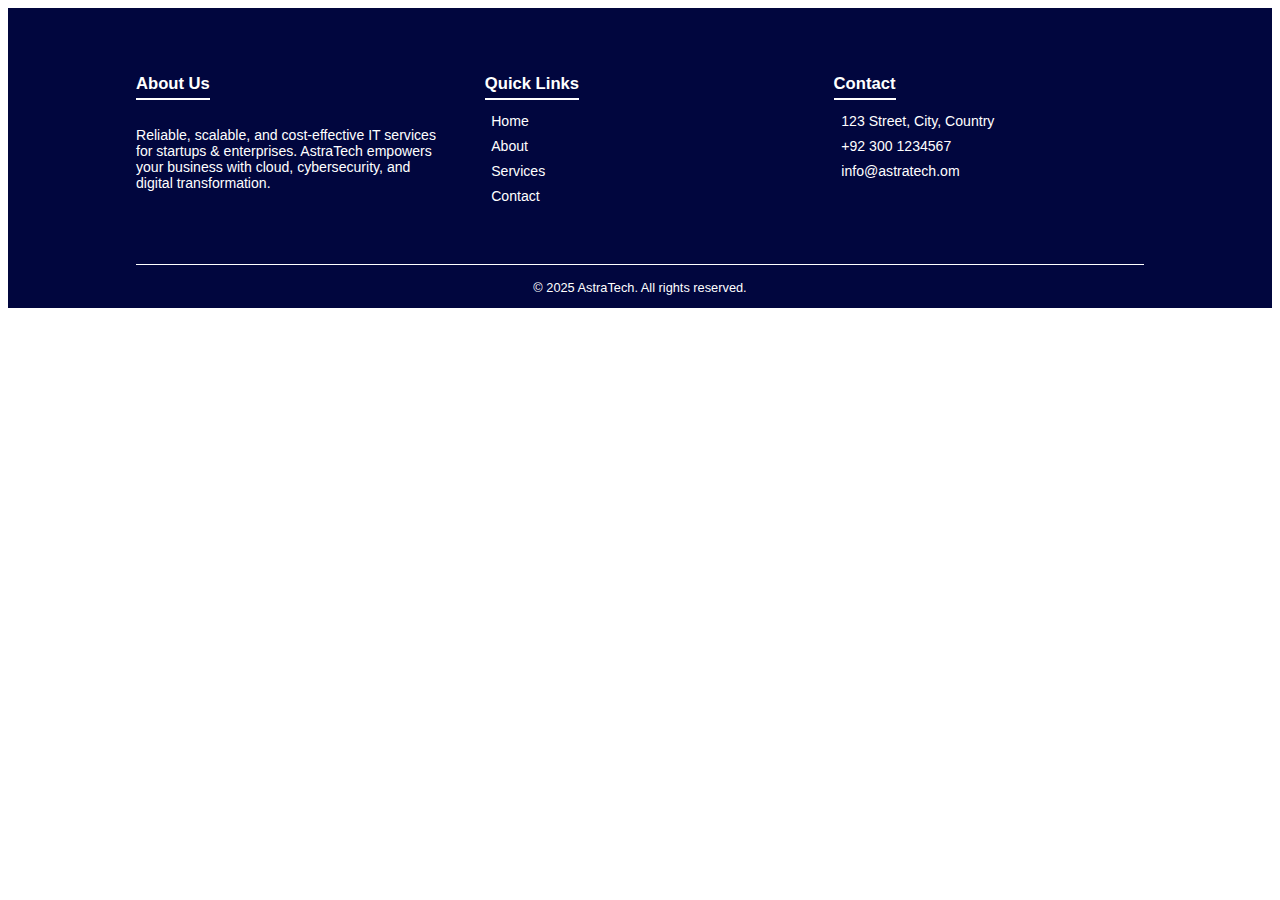
<file: components/footer.html>
<!DOCTYPE html>
<html lang="en">

<head>
    <meta charset="UTF-8">
    <meta name="viewport" content="width=device-width, initial-scale=1.0">
    <title>Document</title>
    <style>
        footer {
            background: #01063e;
            color: white;
            font-family: 'Poppins', sans-serif;
            padding-top: 1vw;
        }
        
        .container {
            max-width: 1400px;
            margin: 0 1vw;
            padding: 0vw 9vw;
            padding-top: 2vw;
        }

        .footer-row {
            display: flex;
            flex-wrap: wrap;
            gap: 3vw;
            justify-content: space-between;
            align-items: flex-start;
        }

        .footer-col {
            flex: 1 1 300px;
            min-width: 250px;
            margin-bottom: 2vw;
        }

        .footer-heading {
            color: #fff;
            font-size: 1.3vw;
            border-bottom: 2px solid #fff;
            display: inline-block;
            padding-bottom: 0.3vw;
            margin-bottom: 1vw;
            font-weight: 600;
        }

        .footer-text {
            font-size: 1.1vw;
            color: #fff;
            margin-bottom: 1vw;
        }

        .footer-social {
            display: flex;
            gap: 1vw;
            margin-top: 0.5vw;
        }

        .social-link {
            color: #fff;
            font-size: 1.7vw;
            transition: color 0.3s, transform 0.3s;
        }

        .social-link:hover {
            color: #08ebfc;
            transform: translateY(-3px);
        }

        .footer-links {
            list-style: none;
            padding: 0;
            margin: 0;
        }

        .footer-link {
            color: #fff;
            text-decoration: none;
            font-size: 1.1vw;
            display: flex;
            align-items: center;
            margin-bottom: 0.7vw;
            transition: color 0.3s, transform 0.3s;
        }

        .footer-link i {
            margin-right: 0.5vw;
            font-size: 1.3vw;
            color: #08ebfc;
        }

        .footer-link:hover {
            color: #08ebfc;
            transform: translateX(5px);
        }

        .footer-contact {
            list-style: none;
            padding: 0;
            margin: 0;
            font-size: 1.1vw;
            width: 100%;
        }

        .footer-contact li {
            margin-bottom: 0.7vw;
            display: flex;
            align-items: center;
        }

        .footer-contact i {
            margin-right: 0.6vw;
            color: #08ebfc;
            font-size: 1.3vw;
        }

        .footer-copyright {
            text-align: center;
            padding: 1vw 0vw;
            font-size: 1.2vw;
            color: #fff;
            margin-top: 2vw;
            border-top: 1px solid #fff;
        }

        @media screen and (max-width: 800px) {
            .footer-row {
                flex-direction: column;
                gap: 2vw;
                height: auto;
                
            }

            .footer-col {
            flex: 1 1 180px;
            min-width: 0;
            margin-bottom: 2vw;
        }

            .footer-heading {
                font-size: 1.1rem;
            }

            .footer-text,
            .footer-link,
            .footer-contact {
                font-size: 1rem;
            }

            .social-link {
                font-size: 1.3rem;
            }

            .footer-link i,
            .footer-contact i {
                font-size: 1.1rem;
            }

            .footer-copyright {
                font-size: 0.95rem;
            }
        }

        /* ...existing code... */
    </style>
</head>

<body>
    <footer>
        <div class="container">
            <div class="footer-row">
                <!-- About Section -->
                <div class="footer-col">
                    <h5 class="footer-heading">About Us</h5>
                    <p class="footer-text">
                        Reliable, scalable, and cost-effective IT services for startups & enterprises. AstraTech
                        empowers your business with cloud, cybersecurity, and digital transformation.
                    </p>
                    <div class="footer-social">
                        <a href="#" class="social-link"><i class="lab la-twitter"></i></a>
                        <a href="#" class="social-link"><i class="lab la-facebook-f"></i></a>
                        <a href="#" class="social-link"><i class="lab la-instagram"></i></a>
                        <a href="#" class="social-link"><i class="lab la-linkedin-in"></i></a>
                        <a href="#" class="social-link"><i class="lab la-github"></i></a>
                    </div>
                </div>
                <!-- Quick Links -->
                <div class="footer-col">
                    <h5 class="footer-heading">Quick Links</h5>
                    <ul class="footer-links">
                        <li><a href="home.html" class="footer-link"><i class="las la-angle-right"></i> Home</a></li>
                        <li><a href="about.html" class="footer-link"><i class="las la-angle-right"></i> About</a></li>
                        <li><a href="services.html" class="footer-link"><i class="las la-angle-right"></i> Services</a>
                        </li>
                        <li><a href="contact.html" class="footer-link"><i class="las la-angle-right"></i> Contact</a>
                        </li>
                    </ul>
                </div>
                <!-- Contact Info -->
                <div class="footer-col">
                    <h5 class="footer-heading">Contact</h5>
                    <ul class="footer-contact">
                        <li><i class="las la-map-marker"></i> 123 Street, City, Country</li>
                        <li><i class="las la-phone"></i> +92 300 1234567</li>
                        <li><i class="las la-envelope"></i> info@astratech.om</li>
                    </ul>
                </div>
            </div>
            <div class="footer-copyright">
                <small>
                    © <span class="year">2025</span> AstraTech. All rights reserved.
                </small>
            </div>
        </div>
    </footer>


    <script>

        document.getElementsByClassName("year").innerHTML = new Date().getFullYear();


        // Animate footer links on scroll (optional)
        document.addEventListener('DOMContentLoaded', function () {
            const observer = new IntersectionObserver((entries) => {
                entries.forEach(entry => {
                    if (entry.isIntersecting) {
                        entry.target.style.opacity = 1;
                        entry.target.style.transform = 'translateY(0)';
                    }
                });
            });

            document.querySelectorAll('.footer-link').forEach((element) => {
                element.style.opacity = 0;
                element.style.transform = 'translateY(20px)';
                element.style.transition = 'all 0.5s ease';
                observer.observe(element);
            });
        });
    </script>
</body>

</html>
</file>
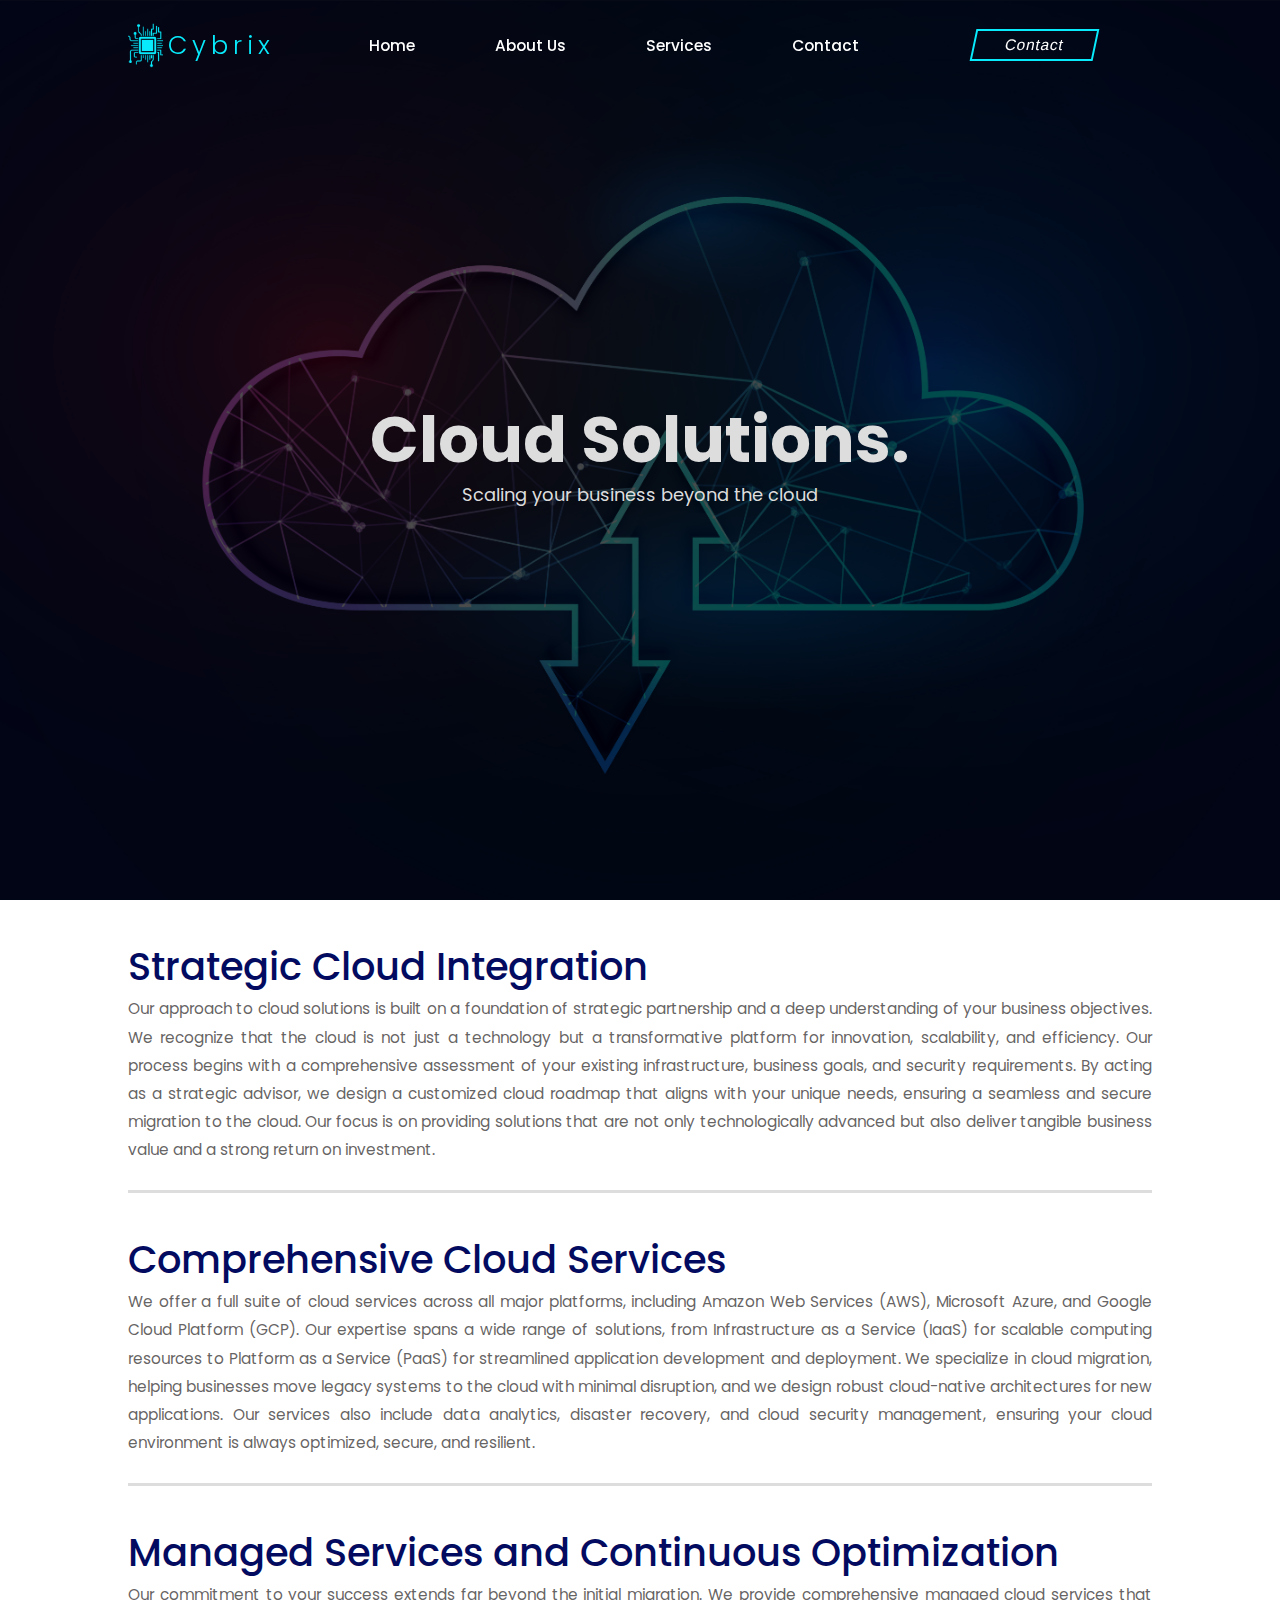
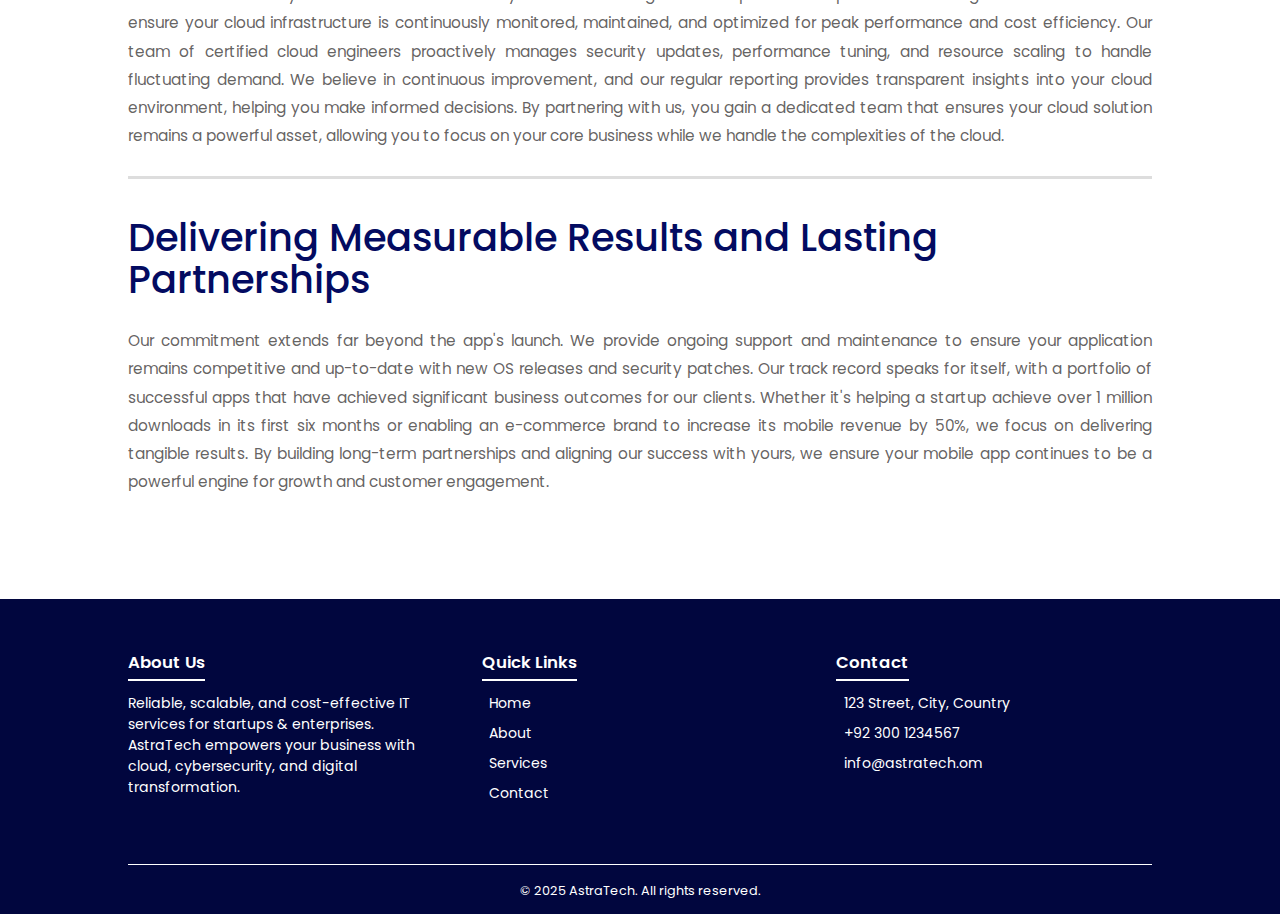
<file: pages/cloud-solutions.html>
<!DOCTYPE html>
<html lang="en">

<head>
    <meta charset="UTF-8">
    <meta name="viewport" content="width=device-width, initial-scale=1.0">
    <link rel="shortcut icon" href="/images/chip.png" type="image/x-icon">
    <title>Cybrax</title>
    <style>
        @import url('https://fonts.googleapis.com/css2?family=Poppins:ital,wght@0,100;0,200;0,300;0,400;0,500;0,600;0,700;0,800;0,900;1,100;1,200;1,300;1,400;1,500;1,600;1,700;1,800;1,900&display=swap');

        * {
            margin: 0;
            padding: 0;
            box-sizing: border-box;
        }

        html,
        body {
            height: 100%;
            width: 100%;
        }

        #hero {
            height: 100vh;
            width: 100%;
            position: relative;
        }

        nav.scrolled {
            background: rgba(0, 0, 0, 0.3);
            backdrop-filter: blur(10px);
        }

        #hero img {
            height: 100%;
            width: 100%;
            object-fit: cover;
            filter: brightness(0.3);
        }

        #hero .text {
            position: absolute;
            top: 50%;
            left: 50%;
            transform: translate(-50%, -50%);
            font-family: poppins, sans-serif;
            width: 100%;
            text-align: center;
        }

        .text h1 {
            font-size: 5vw;
            color: #ddd;
            width: 100%;
        }

        .text p {
            font-size: 1.4vw;
            text-align: center;
            color: #ddd;
            margin-top: -0.5vw;
        }

        .text1 p,
        .text2 p,
        .text3 p,
        .text4 p {
            font-size: 1.2vw;
            font-family: poppins, sans-serif;
            text-align: justify;
            line-height: 2.2vw;
            color: #575454e9;
        }

        .text1 h1,
        .text2 h1,
        .text3 h1,
        .text4 h1 {
            font-size: 3vw;
            font-family: poppins, sans-serif;
            font-weight: 500;
            text-align: left;
            color: #030b61;
        }

        .text1,
        .text2,
        .text3,
        .text4 {
            border-bottom: 3px solid #ddd;
            padding-bottom: 2vw;
            padding-top: 3vw;
            width: 80%;
            margin: auto;
        }

        .text4 {
            border: none;
            margin-bottom: 6vw;
        }

        .text4 h1 {
            line-height: 3.3vw;
            padding-bottom: 2vw;
        }
    </style>
</head>
<nav id="nav"></nav>

<body>
    <section id="hero">
        <img src="/images/Cloud main.jpg" alt="">
        <div class="text">
            <h1>Cloud Solutions.</h1>
            <p>Scaling your business beyond the cloud</p>
        </div>
    </section>

    <section id="main">
        <div class="text1">
            <h1>Strategic Cloud Integration
            </h1>
            <p>Our approach to cloud solutions is built on a foundation of strategic partnership and a deep
                understanding of your business objectives. We recognize that the cloud is not just a technology but a
                transformative platform for innovation, scalability, and efficiency. Our process begins with a
                comprehensive assessment of your existing infrastructure, business goals, and security requirements. By
                acting as a strategic advisor, we design a customized cloud roadmap that aligns with your unique needs,
                ensuring a seamless and secure migration to the cloud. Our focus is on providing solutions that are not
                only technologically advanced but also deliver tangible business value and a strong return on
                investment.


            </p>
        </div>
        <div class="text2">
            <h1>Comprehensive Cloud Services
            </h1>
            <p>We offer a full suite of cloud services across all major platforms, including Amazon Web Services (AWS),
                Microsoft Azure, and Google Cloud Platform (GCP). Our expertise spans a wide range of solutions, from
                Infrastructure as a Service (IaaS) for scalable computing resources to Platform as a Service (PaaS) for
                streamlined application development and deployment. We specialize in cloud migration, helping businesses
                move legacy systems to the cloud with minimal disruption, and we design robust cloud-native
                architectures for new applications. Our services also include data analytics, disaster recovery, and
                cloud security management, ensuring your cloud environment is always optimized, secure, and resilient.


            </p>
        </div>
        <div class="text3">
            <h1>Managed Services and Continuous Optimization
            </h1>
            <p>Our commitment to your success extends far beyond the initial migration. We provide comprehensive managed
                cloud services that ensure your cloud infrastructure is continuously monitored, maintained, and
                optimized for peak performance and cost efficiency. Our team of certified cloud engineers proactively
                manages security updates, performance tuning, and resource scaling to handle fluctuating demand. We
                believe in continuous improvement, and our regular reporting provides transparent insights into your
                cloud environment, helping you make informed decisions. By partnering with us, you gain a dedicated team
                that ensures your cloud solution remains a powerful asset, allowing you to focus on your core business
                while we handle the complexities of the cloud.
            </p>
        </div>

        <div class="text4">
            <h1>Delivering Measurable Results and Lasting Partnerships</h1>
            <p>Our commitment extends far beyond the app's launch. We provide ongoing support and maintenance to ensure
                your application remains competitive and up-to-date with new OS releases and security patches. Our track
                record speaks for itself, with a portfolio of successful apps that have achieved significant business
                outcomes for our clients. Whether it's helping a startup achieve over 1 million downloads in its first
                six months or enabling an e-commerce brand to increase its mobile revenue by 50%, we focus on delivering
                tangible results. By building long-term partnerships and aligning our success with yours, we ensure your
                mobile app continues to be a powerful engine for growth and customer engagement.
            </p>
        </div>
    </section>
    <footer id="footer"></footer>
    <script>
        fetch('/components/nav.html')
            .then(req => req.text())
            .then(data => {
                document.querySelector('#nav').innerHTML = data
            })

        fetch('/components/footer.html')
            .then(req => req.text())
            .then(data => {
                document.querySelector('#footer').innerHTML = data
            })

        window.addEventListener('scroll', () => {
            const nav = document.querySelector('nav')
            if (window.scrollY > window.innerHeight * 0.3) {
                nav.classList.add('scrolled')
            } else {
                nav.classList.remove('scrolled')
            }
        })
    </script>
</body>

</html>
</file>
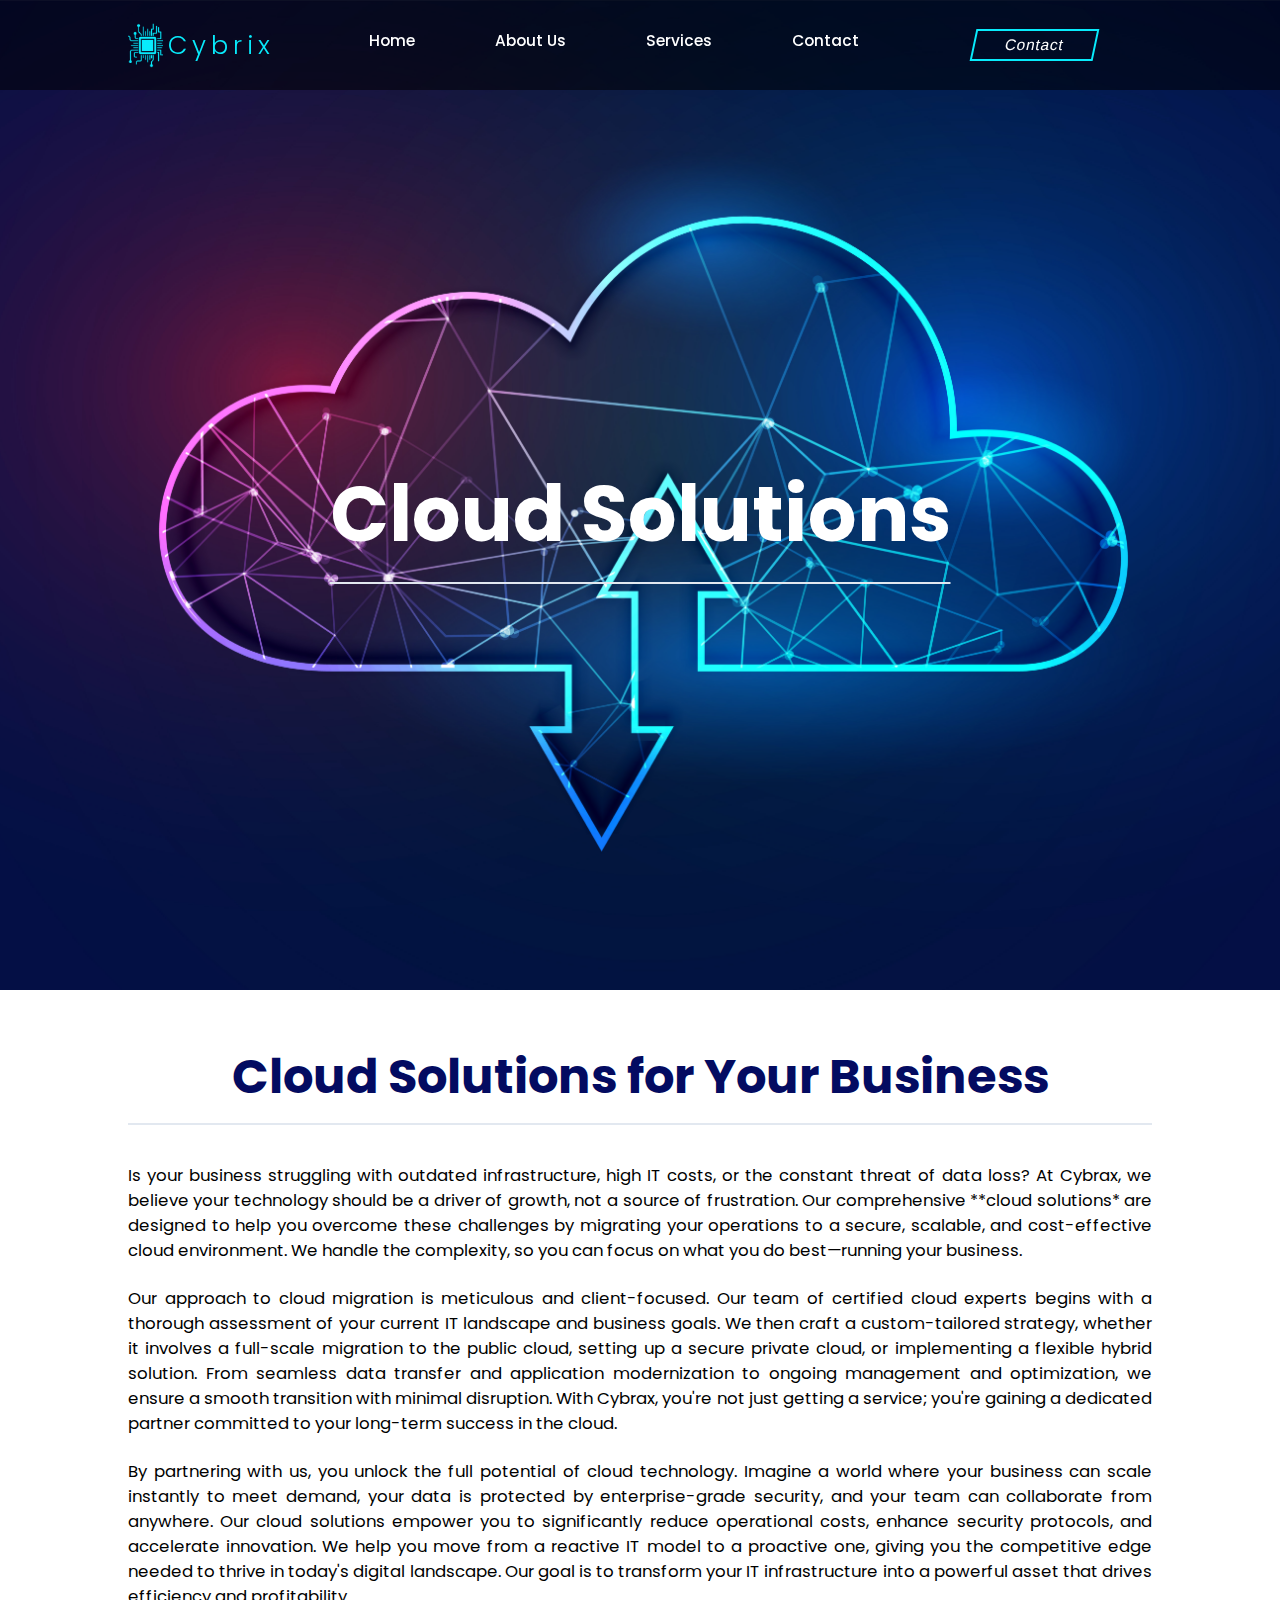
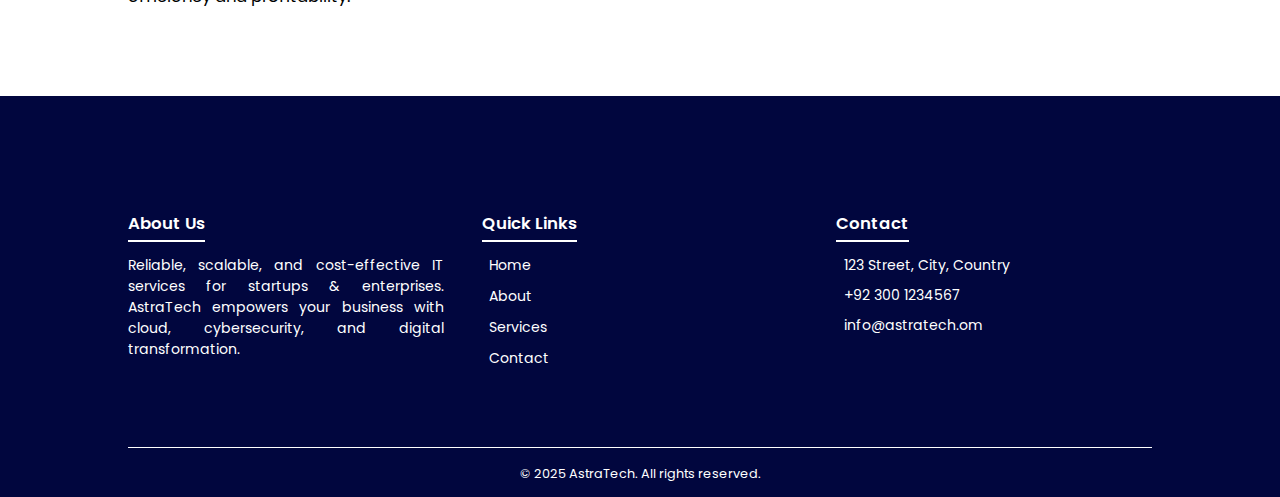
<file: pages/cloud.html>
<!DOCTYPE html>
<html lang="en">

<head>
    <meta charset="UTF-8">
    <meta name="viewport" content="width=device-width, initial-scale=1.0">
    <title>Our Cloud Solutions</title>
    <style>
        @import url('https://fonts.googleapis.com/css2?family=Poppins:ital,wght@0,100;0,200;0,300;0,400;0,500;0,600;0,700;0,800;0,900;1,100;1,200;1,300;1,400;1,500;1,600;1,700;1,800;1,900&display=swap');

        * {
            margin: 0;
            padding: 0;
            box-sizing: border-box;
        }

        body {
            font-family: poppins, sans-serif;
            min-height: 100vh;
            width: 100%;
        }

        .container {
            max-width: 90vw;
            margin: auto;
            /* padding: 30px; */
            border-radius: 10px;
        }

        nav {
            background: rgba(0, 0, 0, 0.3);
        }

        nav.scrolled {
            background: rgba(0, 0, 0, 0.5);
            backdrop-filter: blur(10px);
        }

        h1,
        h2 {
            color: #030b61;
            border-bottom: 2px solid #e2e8f0;
            padding-bottom: 10px;
            margin-top: 25px;
            font-family: poppins, sans-serif;
        }

        h1 {
            font-size: 3em;
            text-align: center;
            margin-bottom: 3vw;
        }

        h2 {
            font-size: 1.8em;
        }

        p {
            margin-bottom: 3vw;
            text-align: justify;
            font-size: 1.3vw;
            margin: auto;
            padding-bottom: 1.8vw;
            font-family: poppins, sans-serif;
        }

        ul {
            list-style-type: disc;
            margin-left: 20px;
            padding-left: 0;
        }

        li {
            margin-bottom: 10px;
        }

        strong {
            color: #1a4a72;
        }

        #hero {
            height: 110vh;
            width: 100%;
            position: relative;
        }

        #hero img {
            width: 100%;
            height: 100%;
            object-fit: cover;
        }

        #hero h1 {
            position: absolute;
            top: 50%;
            left: 50%;
            transform: translate(-50%, -50%);
            font-size: 6vw;
            color: white;
        }

        footer {
            margin-top: 5vw;
            padding: 0;
        }
    </style>
</head>

<nav id="nav"></nav>

<body>
    <div id="hero">
        <img src="/images/Cloud main.jpg" alt="">
        <h1>Cloud Solutions</h1>
    </div>

    <div class="container">
        <h1>Cloud Solutions for Your Business</h1>

        <p>
            Is your business struggling with outdated infrastructure, high IT costs, or the constant threat of data
            loss? At Cybrax, we believe your technology should be a driver of growth, not a source of
            frustration. Our comprehensive **cloud solutions* are designed to help you overcome these challenges by
            migrating your operations to a secure, scalable, and cost-effective cloud environment. We handle the
            complexity, so you can focus on what you do best—running your business.
        </p>

        <p>
            Our approach to cloud migration is meticulous and client-focused. Our team of certified cloud experts begins
            with a thorough assessment of your current IT landscape and business goals. We then craft a custom-tailored
            strategy, whether it involves a full-scale migration to the public cloud, setting up a secure private cloud,
            or implementing a flexible hybrid solution. From seamless data transfer and application modernization to
            ongoing management and optimization, we ensure a smooth transition with minimal disruption. With Cybrax,
            you're not just getting a service; you're gaining a dedicated partner committed to your
            long-term success in the cloud.
        </p>

        <p>
            By partnering with us, you unlock the full potential of cloud technology. Imagine a world where your
            business can scale instantly to meet demand, your data is protected by enterprise-grade security, and your
            team can collaborate from anywhere. Our cloud solutions empower you to significantly reduce operational
            costs, enhance security protocols, and accelerate innovation. We help you move from a reactive IT model to a
            proactive one, giving you the competitive edge needed to thrive in today's digital landscape. Our goal is to
            transform your IT infrastructure into a powerful asset that drives efficiency and profitability.
        </p>

    </div>

    <footer id="footer"></footer>
    <script>
        fetch('/components/nav.html')
            .then(req => req.text())
            .then(data => {
                document.querySelector('#nav').innerHTML = data
            })

        window.addEventListener('scroll', function () {
            const nav = document.querySelector('nav');
            if (window.scrollY > window.innerHeight * 0.2) { // 20% of viewport height
                nav.classList.add('scrolled');
            } else {
                nav.classList.remove('scrolled');
            }
        });


        fetch('/components/footer.html')
            .then(req => req.text())
            .then(data => {
                document.querySelector('#footer').innerHTML = data
            })


    </script>
</body>

</html>
</file>
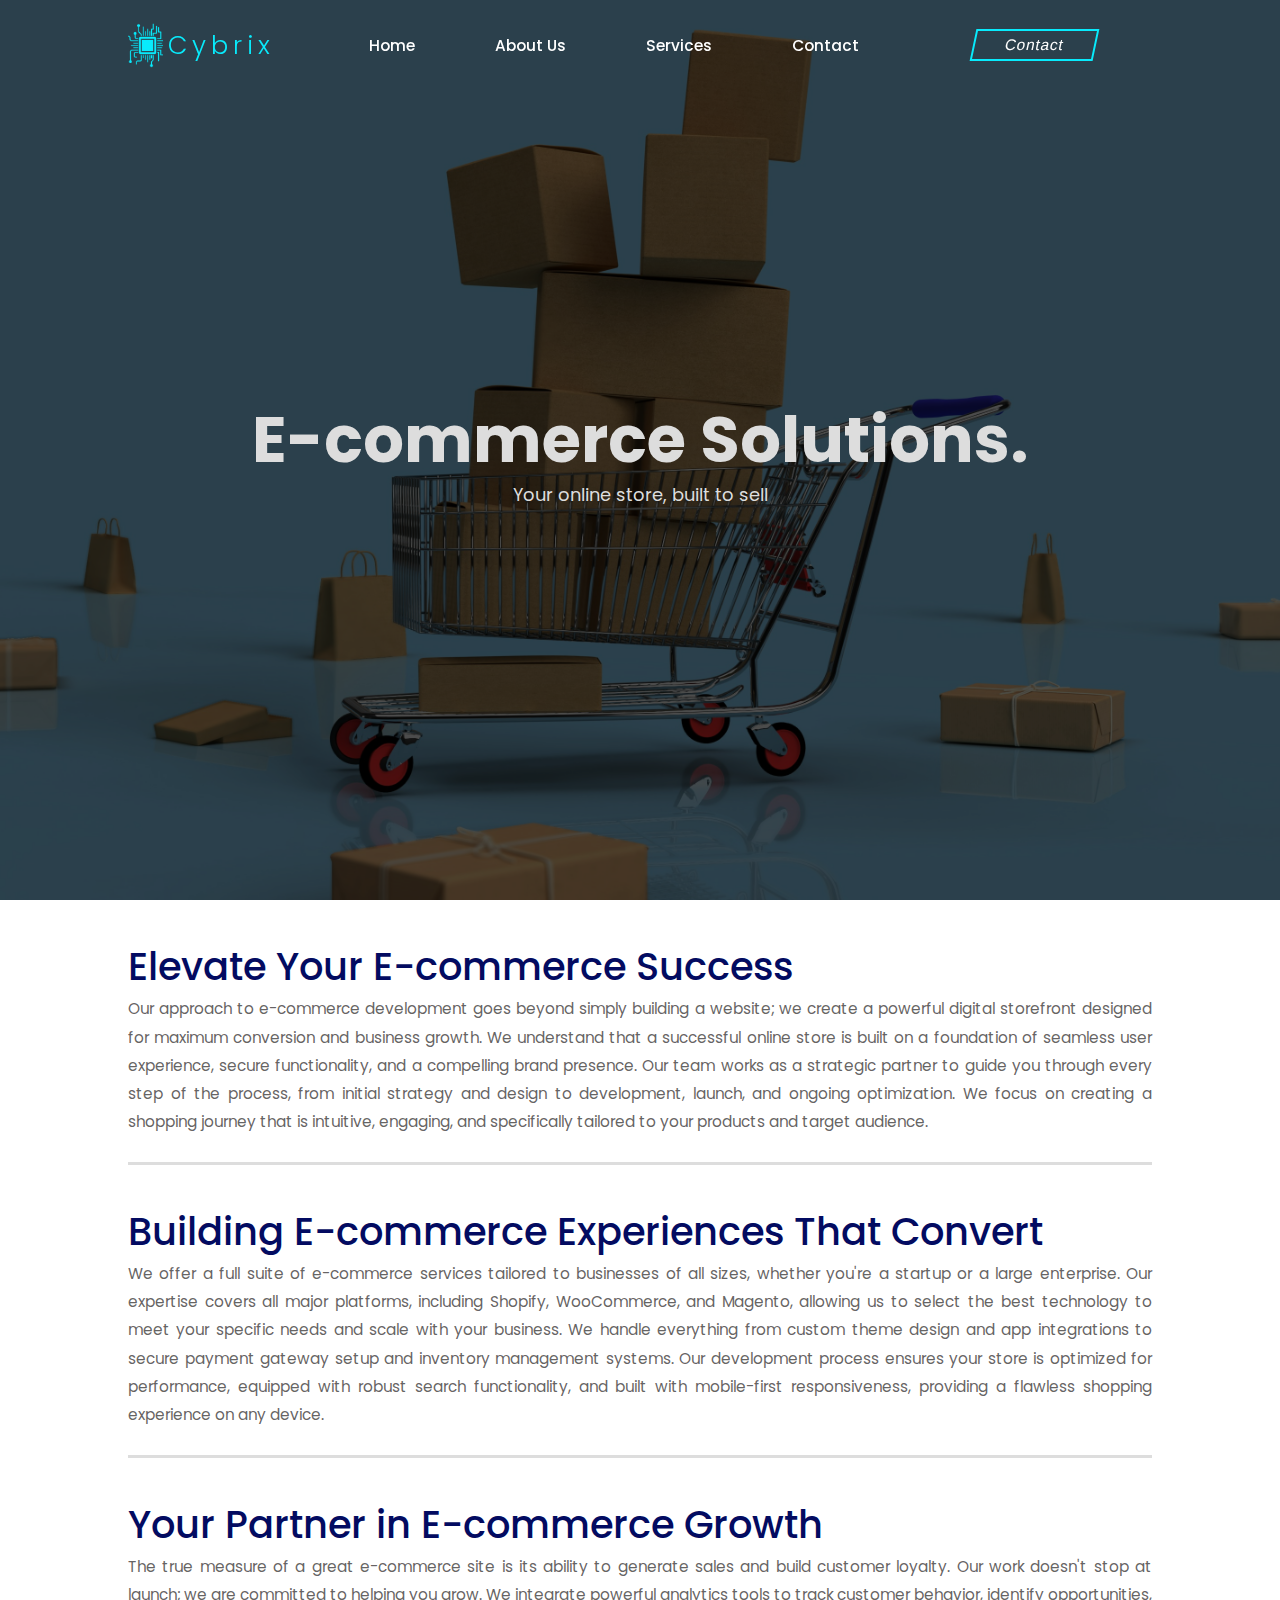
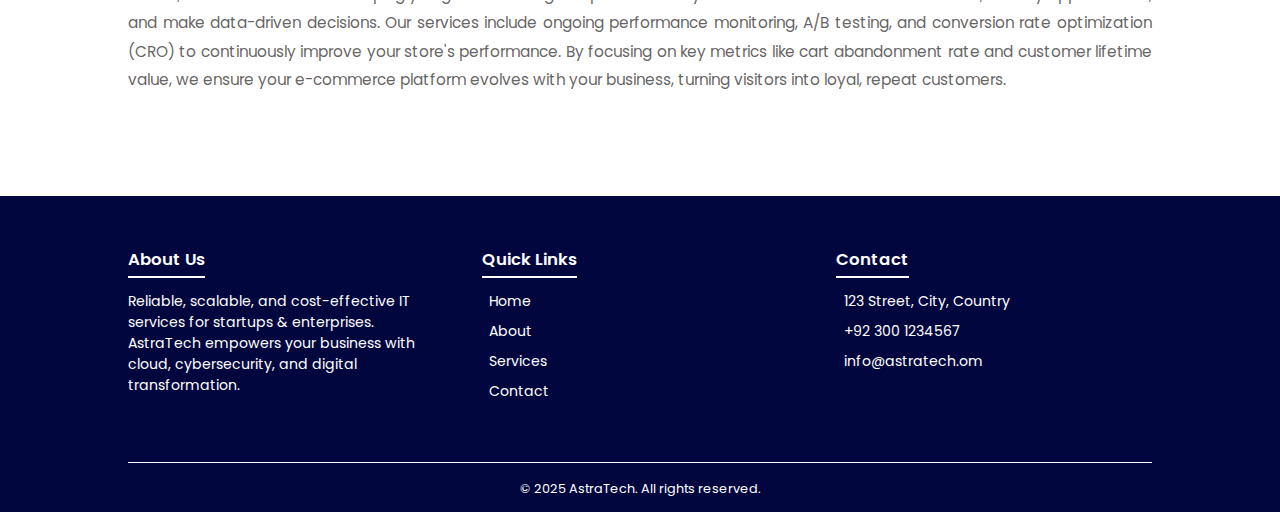
<file: pages/e-commerce.html>
<!DOCTYPE html>
<html lang="en">

<head>
    <meta charset="UTF-8">
    <meta name="viewport" content="width=device-width, initial-scale=1.0">
    <link rel="shortcut icon" href="/images/chip.png" type="image/x-icon">
    <title>Cybrax</title>
    <style>
        @import url('https://fonts.googleapis.com/css2?family=Poppins:ital,wght@0,100;0,200;0,300;0,400;0,500;0,600;0,700;0,800;0,900;1,100;1,200;1,300;1,400;1,500;1,600;1,700;1,800;1,900&display=swap');

        * {
            margin: 0;
            padding: 0;
            box-sizing: border-box;
        }

        html,
        body {
            height: 100%;
            width: 100%;
        }

        #hero {
            height: 100vh;
            width: 100%;
            position: relative;
        }

        nav.scrolled {
            background: rgba(0, 0, 0, 0.3);
            backdrop-filter: blur(10px);
        }

        #hero img {
            height: 100%;
            width: 100%;
            object-fit: cover;
            filter: brightness(0.3);
        }

        #hero .text {
            position: absolute;
            top: 50%;
            left: 50%;
            transform: translate(-50%, -50%);
            font-family: poppins, sans-serif;
            width: 100%;
            text-align: center;
        }

        .text h1 {
            font-size: 5vw;
            color: #ddd;
            width: 100%;
        }

        .text p {
            font-size: 1.4vw;
            text-align: center;
            color: #ddd;
            margin-top: -0.5vw;
        }

        .text1 p,
        .text2 p,
        .text3 p,
        .text4 p {
            font-size: 1.2vw;
            font-family: poppins, sans-serif;
            text-align: justify;
            line-height: 2.2vw;
            color: #575454e9;
        }

        .text1 h1,
        .text2 h1,
        .text3 h1,
        .text4 h1 {
            font-size: 3vw;
            font-family: poppins, sans-serif;
            font-weight: 500;
            text-align: left;
            color: #030b61;
        }

        .text1,
        .text2,
        .text3,
        .text4 {
            border-bottom: 3px solid #ddd;
            padding-bottom: 2vw;
            padding-top: 3vw;
            width: 80%;
            margin: auto;
        }

        .text3 {
            border: none;
            margin-bottom: 6vw;
        }

                @media (max-width:480px) {

            #hero {
                height: 100vh;
                width: 100%;
                position: relative;
            }

            nav.scrolled {
                background: rgba(0, 0, 0, 0.3);
                backdrop-filter: blur(10px);
            }

            #hero img {
                height: 100%;
                width: 100%;
                object-fit: cover;
                filter: brightness(0.3);
            }

            #hero .text {
                position: absolute;
                top: 50%;
                left: 50%;
                transform: translate(-50%, -50%);
                font-family: poppins, sans-serif;
                width: 100%;
                text-align: center;
            }

            .text h1 {
                font-size: 12vw;
                color: #ddd;
                width: 100%;
            }

            .text p {
                font-size: 2.5vw;
                text-align: center;
                color: #ddd;
                margin-top: -0.5vw;
            }

            .text1 p,
            .text2 p,
            .text3 p,
            .text4 p {
                font-size: 2.5vw;
                font-family: poppins, sans-serif;
                text-align: justify;
                line-height: 3.5vw;
                color: #000;
                margin: 3vw 0vw;
            }

            .text1 h1,
            .text2 h1,
            .text3 h1,
            .text4 h1 {
                font-size: 7vw;
                font-family: poppins, sans-serif;
                font-weight: 700;
                text-align: left;
                color: #030b61;
                line-height: 7.5vw;
            }

            .text1,
            .text2,
            .text3,
            .text4 {
                border-bottom: 2px solid #ddd;
                padding-bottom: 2vw;
                padding-top: 3vw;
                width: 80%;
                margin: auto;
            }

            .text3 {
                border: none;
                margin-bottom: 6vw;
            }
        }
    </style>
</head>
<nav id="nav"></nav>

<body>
    <section id="hero">
        <img src="/images/ecommerce.jpg" alt="">
        <div class="text">
            <h1>E-commerce Solutions.</h1>
            <p>Your online store, built to sell</p>
        </div>
    </section>

    <section id="main">
        <div class="text1">
            <h1>Elevate Your E-commerce Success
            </h1>
            <p>Our approach to e-commerce development goes beyond simply building a website; we create a powerful
                digital storefront designed for maximum conversion and business growth. We understand that a successful
                online store is built on a foundation of seamless user experience, secure functionality, and a
                compelling brand presence. Our team works as a strategic partner to guide you through every step of the
                process, from initial strategy and design to development, launch, and ongoing optimization. We focus on
                creating a shopping journey that is intuitive, engaging, and specifically tailored to your products and
                target audience.
            </p>

        </div>
        <div class="text2">
            <h1>Building E-commerce Experiences That Convert
            </h1>
            <p>We offer a full suite of e-commerce services tailored to businesses of all sizes, whether you're a
                startup or a large enterprise. Our expertise covers all major platforms, including Shopify, WooCommerce,
                and Magento, allowing us to select the best technology to meet your specific needs and scale with your
                business. We handle everything from custom theme design and app integrations to secure payment gateway
                setup and inventory management systems. Our development process ensures your store is optimized for
                performance, equipped with robust search functionality, and built with mobile-first responsiveness,
                providing a flawless shopping experience on any device.
            </p>
        </div>
        <div class="text3">
            <h1>Your Partner in E-commerce Growth
            </h1>
            <p>The true measure of a great e-commerce site is its ability to generate sales and build customer loyalty.
                Our work doesn't stop at launch; we are committed to helping you grow. We integrate powerful analytics
                tools to track customer behavior, identify opportunities, and make data-driven decisions. Our services
                include ongoing performance monitoring, A/B testing, and conversion rate optimization (CRO) to
                continuously improve your store's performance. By focusing on key metrics like cart abandonment rate and
                customer lifetime value, we ensure your e-commerce platform evolves with your business, turning visitors
                into loyal, repeat customers.</p>
        </div>

    </section>
    <footer id="footer"></footer>
    <script>
        fetch('/components/nav.html')
        .then(res => res.text())
        .then(data => {
            document.querySelector("nav").innerHTML = data;

            // Ab JS ko initialize karo
            initNav();
        });

    // Function jo event listeners lagata hai
    function initNav() {
        const menu = document.querySelector('.mobile-res');
        const openBtn = document.querySelector('.right-btn button');
        const closeBtn = document.querySelector('.mobile-res .top i');

        if (openBtn && closeBtn && menu) {
            openBtn.addEventListener('click', () => {
                menu.classList.add("show");
                document.body.style.overflow = "hidden";
            });

            closeBtn.addEventListener('click', () => {
                menu.classList.remove("show");
                document.body.style.overflow = "";
            });
        }
    }

        fetch('/components/footer.html')
            .then(req => req.text())
            .then(data => {
                document.querySelector('#footer').innerHTML = data
            })

        window.addEventListener('scroll', () => {
            const nav = document.querySelector('nav')
            if (window.scrollY > window.innerHeight * 0.3) {
                nav.classList.add('scrolled')
            } else {
                nav.classList.remove('scrolled')
            }
        })
    </script>
</body>

</html>
</file>
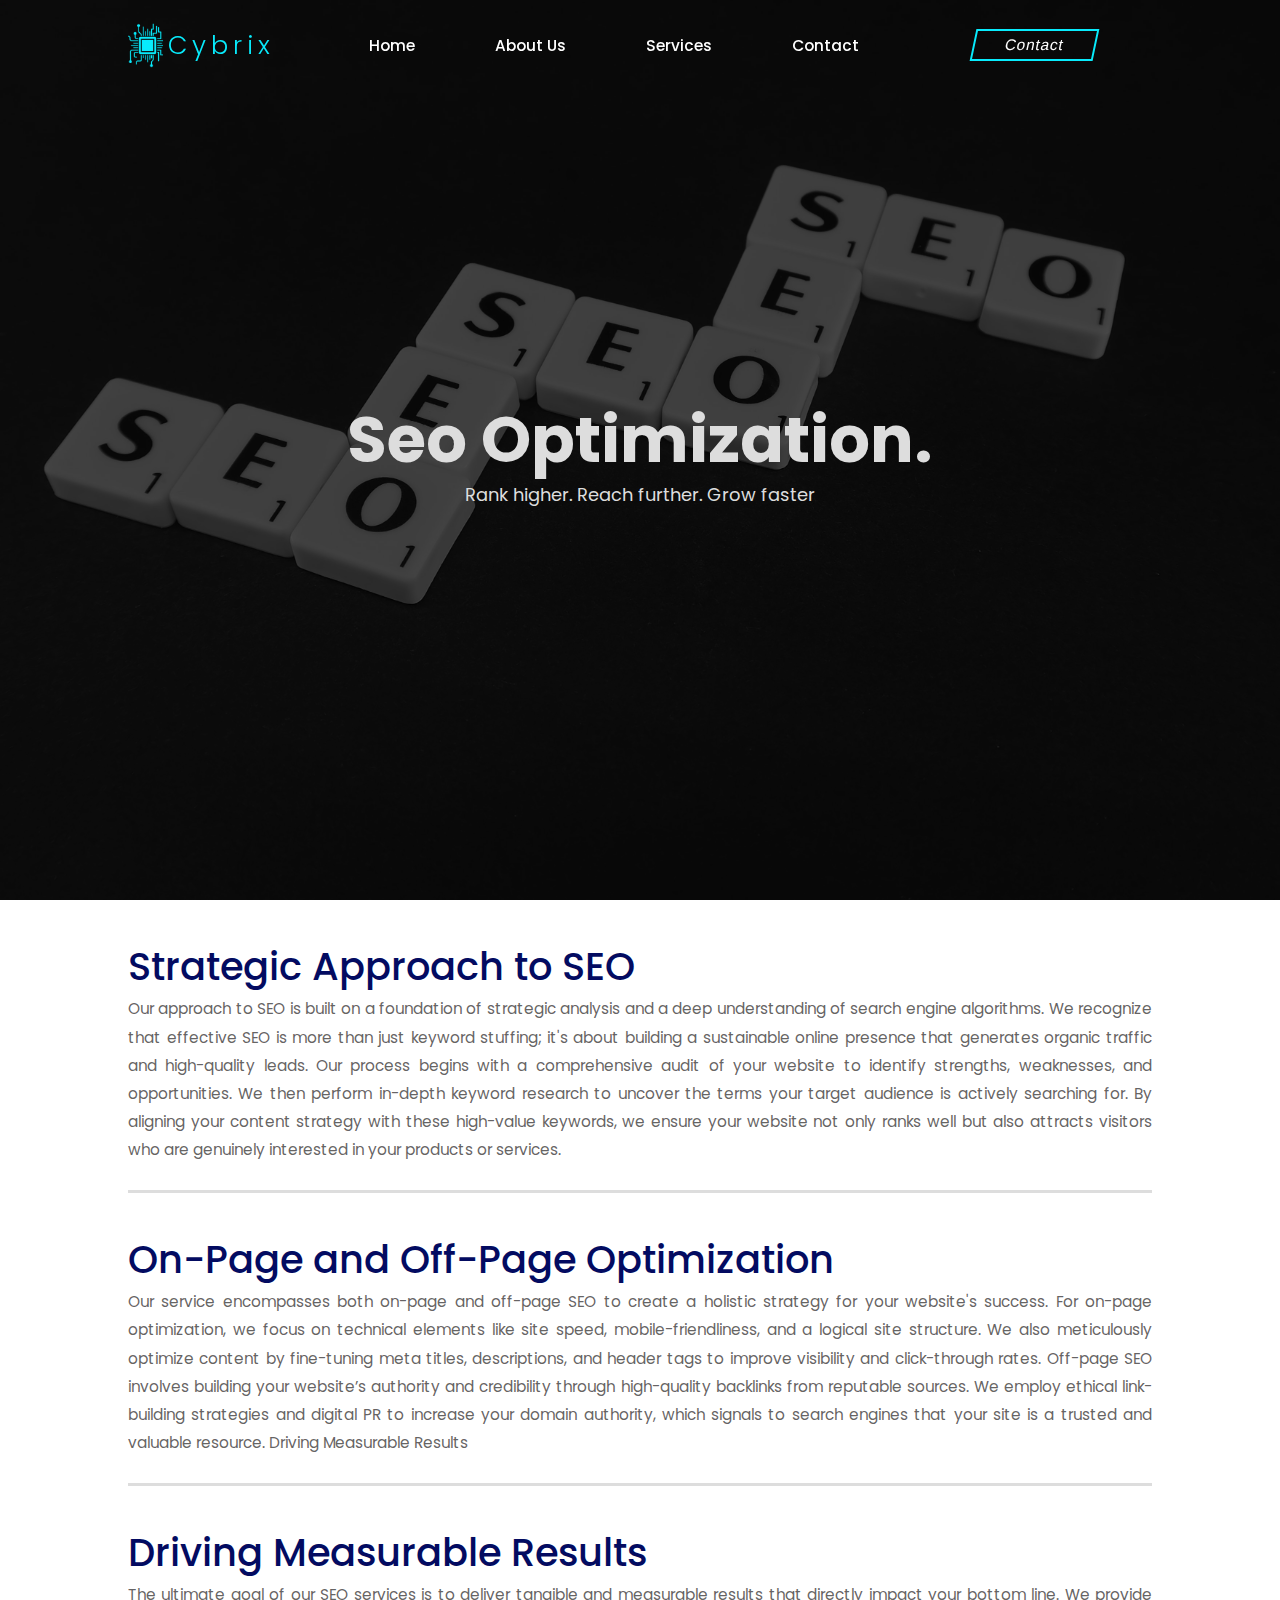
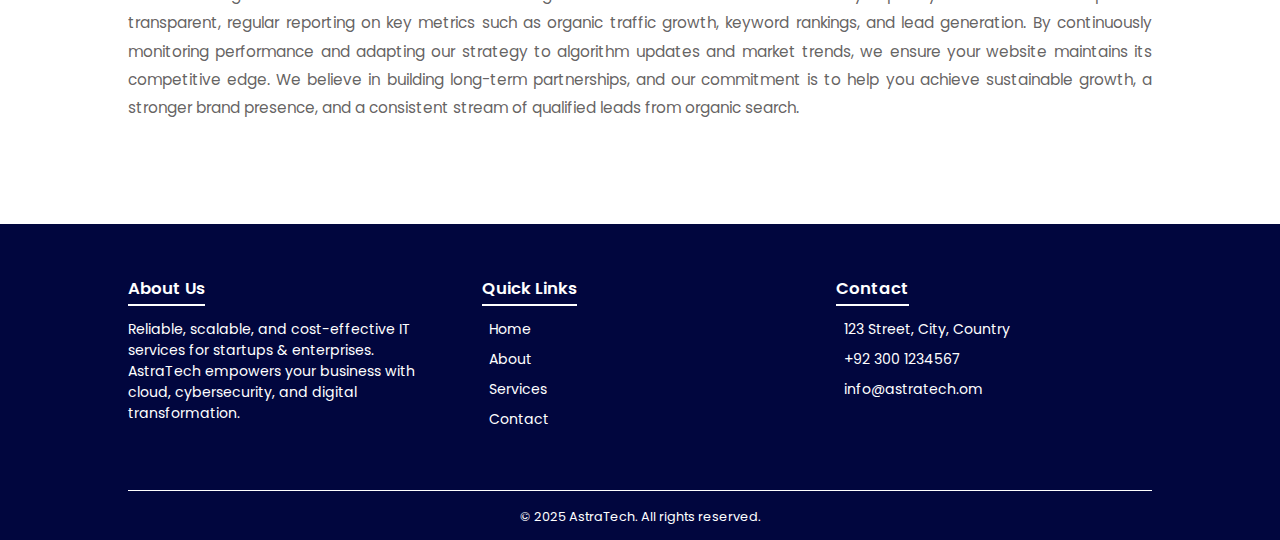
<file: pages/seo.html>
<!DOCTYPE html>
<html lang="en">

<head>
    <meta charset="UTF-8">
    <meta name="viewport" content="width=device-width, initial-scale=1.0">
    <link rel="shortcut icon" href="/images/chip.png" type="image/x-icon">
    <title>Cybrax</title>
    <style>
        @import url('https://fonts.googleapis.com/css2?family=Poppins:ital,wght@0,100;0,200;0,300;0,400;0,500;0,600;0,700;0,800;0,900;1,100;1,200;1,300;1,400;1,500;1,600;1,700;1,800;1,900&display=swap');

        * {
            margin: 0;
            padding: 0;
            box-sizing: border-box;
        }

        html,
        body {
            height: 100%;
            width: 100%;
        }

        #hero {
            height: 100vh;
            width: 100%;
            position: relative;
        }

        nav.scrolled {
            background: rgba(0, 0, 0, 0.3);
            backdrop-filter: blur(10px);
        }

        #hero img {
            height: 100%;
            width: 100%;
            object-fit: cover;
            filter: brightness(0.3);
        }

        #hero .text {
            position: absolute;
            top: 50%;
            left: 50%;
            transform: translate(-50%, -50%);
            font-family: poppins, sans-serif;
            width: 100%;
            text-align: center;
        }

        .text h1 {
            font-size: 5vw;
            color: #ddd;
            width: 100%;
        }

        .text p {
            font-size: 1.4vw;
            text-align: center;
            color: #ddd;
            margin-top: -0.5vw;
        }

        .text1 p,
        .text2 p,
        .text3 p,
        .text4 p {
            font-size: 1.2vw;
            font-family: poppins, sans-serif;
            text-align: justify;
            line-height: 2.2vw;
            color: #575454e9;
        }

        .text1 h1,
        .text2 h1,
        .text3 h1,
        .text4 h1 {
            font-size: 3vw;
            font-family: poppins, sans-serif;
            font-weight: 500;
            text-align: left;
            color: #030b61;
        }

        .text1,
        .text2,
        .text3,
        .text4 {
            border-bottom: 3px solid #ddd;
            padding-bottom: 2vw;
            padding-top: 3vw;
            width: 80%;
            margin: auto;
        }

        .text3 {
            border: none;
            margin-bottom: 6vw;
        }

                @media (max-width:480px) {

            #hero {
                height: 100vh;
                width: 100%;
                position: relative;
            }

            nav.scrolled {
                background: rgba(0, 0, 0, 0.3);
                backdrop-filter: blur(10px);
            }

            #hero img {
                height: 100%;
                width: 100%;
                object-fit: cover;
                filter: brightness(0.3);
            }

            #hero .text {
                position: absolute;
                top: 50%;
                left: 50%;
                transform: translate(-50%, -50%);
                font-family: poppins, sans-serif;
                width: 100%;
                text-align: center;
            }

            .text h1 {
                font-size: 12vw;
                color: #ddd;
                width: 100%;
            }

            .text p {
                font-size: 2.5vw;
                text-align: center;
                color: #ddd;
                margin-top: -0.5vw;
            }

            .text1 p,
            .text2 p,
            .text3 p,
            .text4 p {
                font-size: 2.5vw;
                font-family: poppins, sans-serif;
                text-align: justify;
                line-height: 3.5vw;
                color: #000;
                margin: 3vw 0vw;
            }

            .text1 h1,
            .text2 h1,
            .text3 h1,
            .text4 h1 {
                font-size: 7vw;
                font-family: poppins, sans-serif;
                font-weight: 700;
                text-align: left;
                color: #030b61;
                line-height: 7.5vw;
            }

            .text1,
            .text2,
            .text3,
            .text4 {
                border-bottom: 2px solid #ddd;
                padding-bottom: 2vw;
                padding-top: 3vw;
                width: 80%;
                margin: auto;
            }

            .text3 {
                border: none;
                margin-bottom: 6vw;
            }
        }

    </style>
</head>
<nav id="nav"></nav>

<body>
    <section id="hero">
        <img src="/images/seo.jpg" alt="">
        <div class="text">
            <h1>Seo Optimization.</h1>
            <p>Rank higher. Reach further. Grow faster</p>
        </div>
    </section>

    <section id="main">
        <div class="text1">
            <h1>Strategic Approach to SEO
            </h1>
            <p>Our approach to SEO is built on a foundation of strategic analysis and a deep understanding of search
                engine algorithms. We recognize that effective SEO is more than just keyword stuffing; it's about
                building a sustainable online presence that generates organic traffic and high-quality leads. Our
                process begins with a comprehensive audit of your website to identify strengths, weaknesses, and
                opportunities. We then perform in-depth keyword research to uncover the terms your target audience is
                actively searching for. By aligning your content strategy with these high-value keywords, we ensure your
                website not only ranks well but also attracts visitors who are genuinely interested in your products or
                services.
            </p>

        </div>
        <div class="text2">
            <h1>On-Page and Off-Page Optimization
            </h1>
            <p>Our service encompasses both on-page and off-page SEO to create a holistic strategy for your website's
                success. For on-page optimization, we focus on technical elements like site speed, mobile-friendliness,
                and a logical site structure. We also meticulously optimize content by fine-tuning meta titles,
                descriptions, and header tags to improve visibility and click-through rates. Off-page SEO involves
                building your website’s authority and credibility through high-quality backlinks from reputable sources.
                We employ ethical link-building strategies and digital PR to increase your domain authority, which
                signals to search engines that your site is a trusted and valuable resource.
                Driving Measurable Results
            </p>
        </div>
        <div class="text3">
            <h1>Driving Measurable Results
            </h1>
            <p>The ultimate goal of our SEO services is to deliver tangible and measurable results that directly impact
                your bottom line. We provide transparent, regular reporting on key metrics such as organic traffic
                growth, keyword rankings, and lead generation. By continuously monitoring performance and adapting our
                strategy to algorithm updates and market trends, we ensure your website maintains its competitive edge.
                We believe in building long-term partnerships, and our commitment is to help you achieve sustainable
                growth, a stronger brand presence, and a consistent stream of qualified leads from organic search.</p>
        </div>


    </section>
    <footer id="footer"></footer>
    <script>
       fetch('/components/nav.html')
        .then(res => res.text())
        .then(data => {
            document.querySelector("nav").innerHTML = data;

            // Ab JS ko initialize karo
            initNav();
        });

    // Function jo event listeners lagata hai
    function initNav() {
        const menu = document.querySelector('.mobile-res');
        const openBtn = document.querySelector('.right-btn button');
        const closeBtn = document.querySelector('.mobile-res .top i');

        if (openBtn && closeBtn && menu) {
            openBtn.addEventListener('click', () => {
                menu.classList.add("show");
                document.body.style.overflow = "hidden";
            });

            closeBtn.addEventListener('click', () => {
                menu.classList.remove("show");
                document.body.style.overflow = "";
            });
        }
    }

        fetch('/components/footer.html')
            .then(req => req.text())
            .then(data => {
                document.querySelector('#footer').innerHTML = data
            })

        window.addEventListener('scroll', () => {
            const nav = document.querySelector('nav')
            if (window.scrollY > window.innerHeight * 0.3) {
                nav.classList.add('scrolled')
            } else {
                nav.classList.remove('scrolled')
            }
        })
    </script>
</body>

</html>
</file>
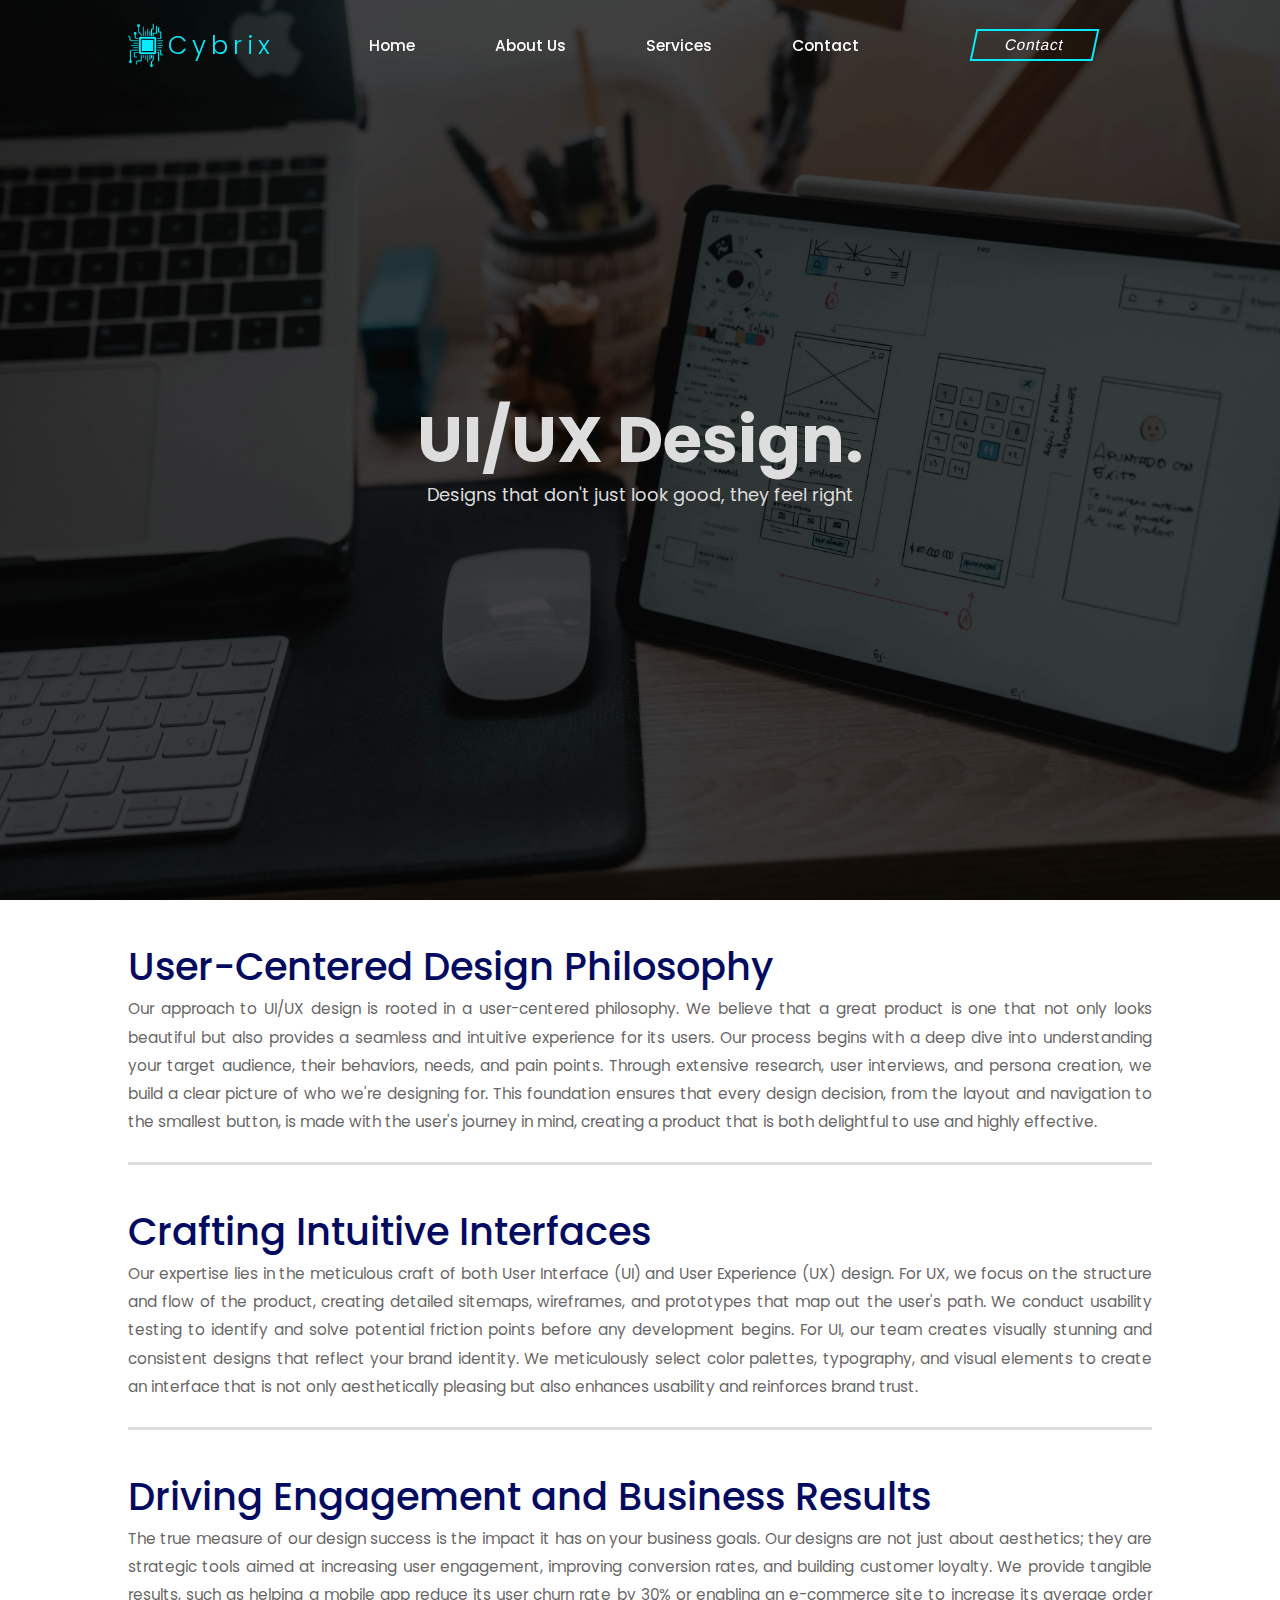
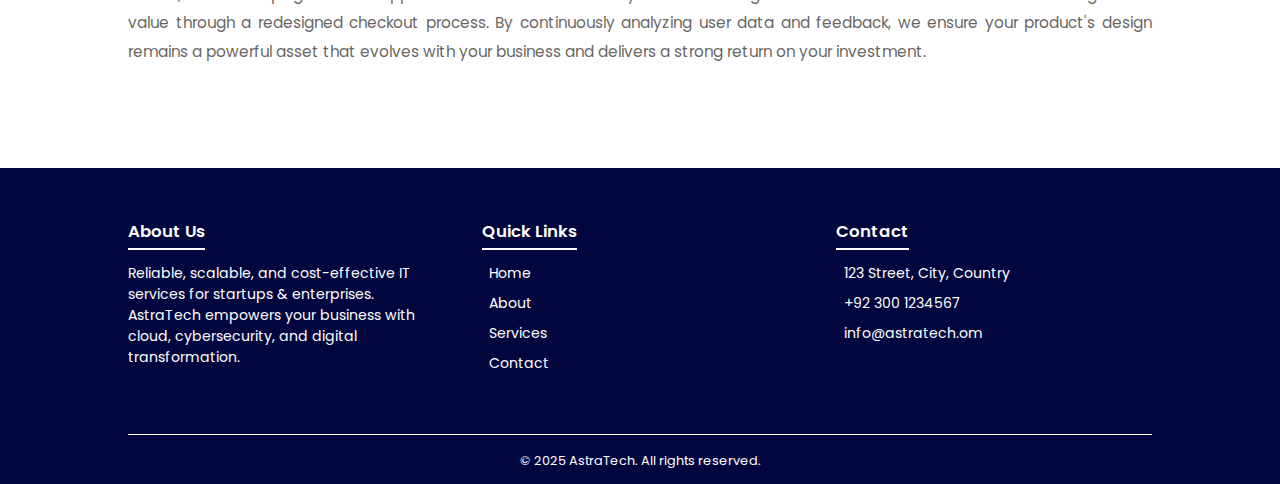
<file: pages/ui-ux.html>
<!DOCTYPE html>
<html lang="en">

<head>
    <meta charset="UTF-8">
    <meta name="viewport" content="width=device-width, initial-scale=1.0">
    <link rel="shortcut icon" href="/images/chip.png" type="image/x-icon">
    <title>Cybrax</title>
    <style>
        @import url('https://fonts.googleapis.com/css2?family=Poppins:ital,wght@0,100;0,200;0,300;0,400;0,500;0,600;0,700;0,800;0,900;1,100;1,200;1,300;1,400;1,500;1,600;1,700;1,800;1,900&display=swap');

        * {
            margin: 0;
            padding: 0;
            box-sizing: border-box;
        }

        html,
        body {
            height: 100%;
            width: 100%;
        }

        #hero {
            height: 100vh;
            width: 100%;
            position: relative;
        }

        nav.scrolled {
            background: rgba(0, 0, 0, 0.3);
            backdrop-filter: blur(10px);
        }

        #hero img {
            height: 100%;
            width: 100%;
            object-fit: cover;
            filter: brightness(0.3);
        }

        #hero .text {
            position: absolute;
            top: 50%;
            left: 50%;
            transform: translate(-50%, -50%);
            font-family: poppins, sans-serif;
            width: 100%;
            text-align: center;
        }

        .text h1 {
            font-size: 5vw;
            color: #ddd;
            width: 100%;
        }

        .text p {
            font-size: 1.4vw;
            text-align: center;
            color: #ddd;
            margin-top: -0.5vw;
        }

        .text1 p,
        .text2 p,
        .text3 p,
        .text4 p {
            font-size: 1.2vw;
            font-family: poppins, sans-serif;
            text-align: justify;
            line-height: 2.2vw;
            color: #575454e9;
        }

        .text1 h1,
        .text2 h1,
        .text3 h1,
        .text4 h1 {
            font-size: 3vw;
            font-family: poppins, sans-serif;
            font-weight: 500;
            text-align: left;
            color: #030b61;
        }

        .text1,
        .text2,
        .text3,
        .text4 {
            border-bottom: 3px solid #ddd;
            padding-bottom: 2vw;
            padding-top: 3vw;
            width: 80%;
            margin: auto;
        }

        .text3 {
            border: none;
            margin-bottom: 6vw;
        }

        @media (max-width:480px) {

            #hero {
                height: 100vh;
                width: 100%;
                position: relative;
            }

            nav.scrolled {
                background: rgba(0, 0, 0, 0.3);
                backdrop-filter: blur(10px);
            }

            #hero img {
                height: 100%;
                width: 100%;
                object-fit: cover;
                filter: brightness(0.3);
            }

            #hero .text {
                position: absolute;
                top: 50%;
                left: 50%;
                transform: translate(-50%, -50%);
                font-family: poppins, sans-serif;
                width: 100%;
                text-align: center;
            }

            .text h1 {
                font-size: 12vw;
                color: #ddd;
                width: 100%;
            }

            .text p {
                font-size: 2.5vw;
                text-align: center;
                color: #ddd;
                margin-top: -0.5vw;
            }

            .text1 p,
            .text2 p,
            .text3 p,
            .text4 p {
                font-size: 2.5vw;
                font-family: poppins, sans-serif;
                text-align: justify;
                line-height: 3.5vw;
                color: #000;
                margin: 3vw 0vw;
            }

            .text1 h1,
            .text2 h1,
            .text3 h1,
            .text4 h1 {
                font-size: 7vw;
                font-family: poppins, sans-serif;
                font-weight: 700;
                text-align: left;
                color: #030b61;
                line-height: 7.5vw;
            }

            .text1,
            .text2,
            .text3,
            .text4 {
                border-bottom: 2px solid #ddd;
                padding-bottom: 2vw;
                padding-top: 3vw;
                width: 80%;
                margin: auto;
            }

            .text3 {
                border: none;
                margin-bottom: 6vw;
            }
        }
    </style>
</head>
<nav id="nav"></nav>

<body>
    <section id="hero">
        <img src="/images/ui-ux.jpg" alt="">
        <div class="text">
            <h1>UI/UX Design.</h1>
            <p>Designs that don't just look good, they feel right</p>
        </div>
    </section>

    <section id="main">
        <div class="text1">
            <h1>User-Centered Design Philosophy</h1>
            <p>Our approach to UI/UX design is rooted in a user-centered philosophy. We believe that a great product is
                one that not only looks beautiful but also provides a seamless and intuitive experience for its users.
                Our process begins with a deep dive into understanding your target audience, their behaviors, needs, and
                pain points. Through extensive research, user interviews, and persona creation, we build a clear picture
                of who we're designing for. This foundation ensures that every design decision, from the layout and
                navigation to the smallest button, is made with the user's journey in mind, creating a product that is
                both delightful to use and highly effective.

            </p>

        </div>
        <div class="text2">
            <h1>Crafting Intuitive Interfaces
            </h1>
            <p>Our expertise lies in the meticulous craft of both User Interface (UI) and User Experience (UX) design.
                For UX, we focus on the structure and flow of the product, creating detailed sitemaps, wireframes, and
                prototypes that map out the user's path. We conduct usability testing to identify and solve potential
                friction points before any development begins. For UI, our team creates visually stunning and consistent
                designs that reflect your brand identity. We meticulously select color palettes, typography, and visual
                elements to create an interface that is not only aesthetically pleasing but also enhances usability and
                reinforces brand trust.
            </p>
        </div>

        <div class="text3">
            <h1>Driving Engagement and Business Results</h1>
            <p>The true measure of our design success is the impact it has on your business goals. Our designs are not
                just about aesthetics; they are strategic tools aimed at increasing user engagement, improving
                conversion rates, and building customer loyalty. We provide tangible results, such as helping a mobile
                app reduce its user churn rate by 30% or enabling an e-commerce site to increase its average order value
                through a redesigned checkout process. By continuously analyzing user data and feedback, we ensure your
                product's design remains a powerful asset that evolves with your business and delivers a strong return
                on your investment.</p>
        </div>
    </section>
    <footer id="footer"></footer>
    <script>
        fetch('/components/nav.html')
        .then(res => res.text())
        .then(data => {
            document.querySelector("nav").innerHTML = data;

            // Ab JS ko initialize karo
            initNav();
        });

    // Function jo event listeners lagata hai
    function initNav() {
        const menu = document.querySelector('.mobile-res');
        const openBtn = document.querySelector('.right-btn button');
        const closeBtn = document.querySelector('.mobile-res .top i');

        if (openBtn && closeBtn && menu) {
            openBtn.addEventListener('click', () => {
                menu.classList.add("show");
                document.body.style.overflow = "hidden";
            });

            closeBtn.addEventListener('click', () => {
                menu.classList.remove("show");
                document.body.style.overflow = "";
            });
        }
    }

        fetch('/components/footer.html')
            .then(req => req.text())
            .then(data => {
                document.querySelector('#footer').innerHTML = data
            })

        window.addEventListener('scroll', () => {
            const nav = document.querySelector('nav')
            if (window.scrollY > window.innerHeight * 0.3) {
                nav.classList.add('scrolled')
            } else {
                nav.classList.remove('scrolled')
            }
        })
    </script>
</body>

</html>
</file>
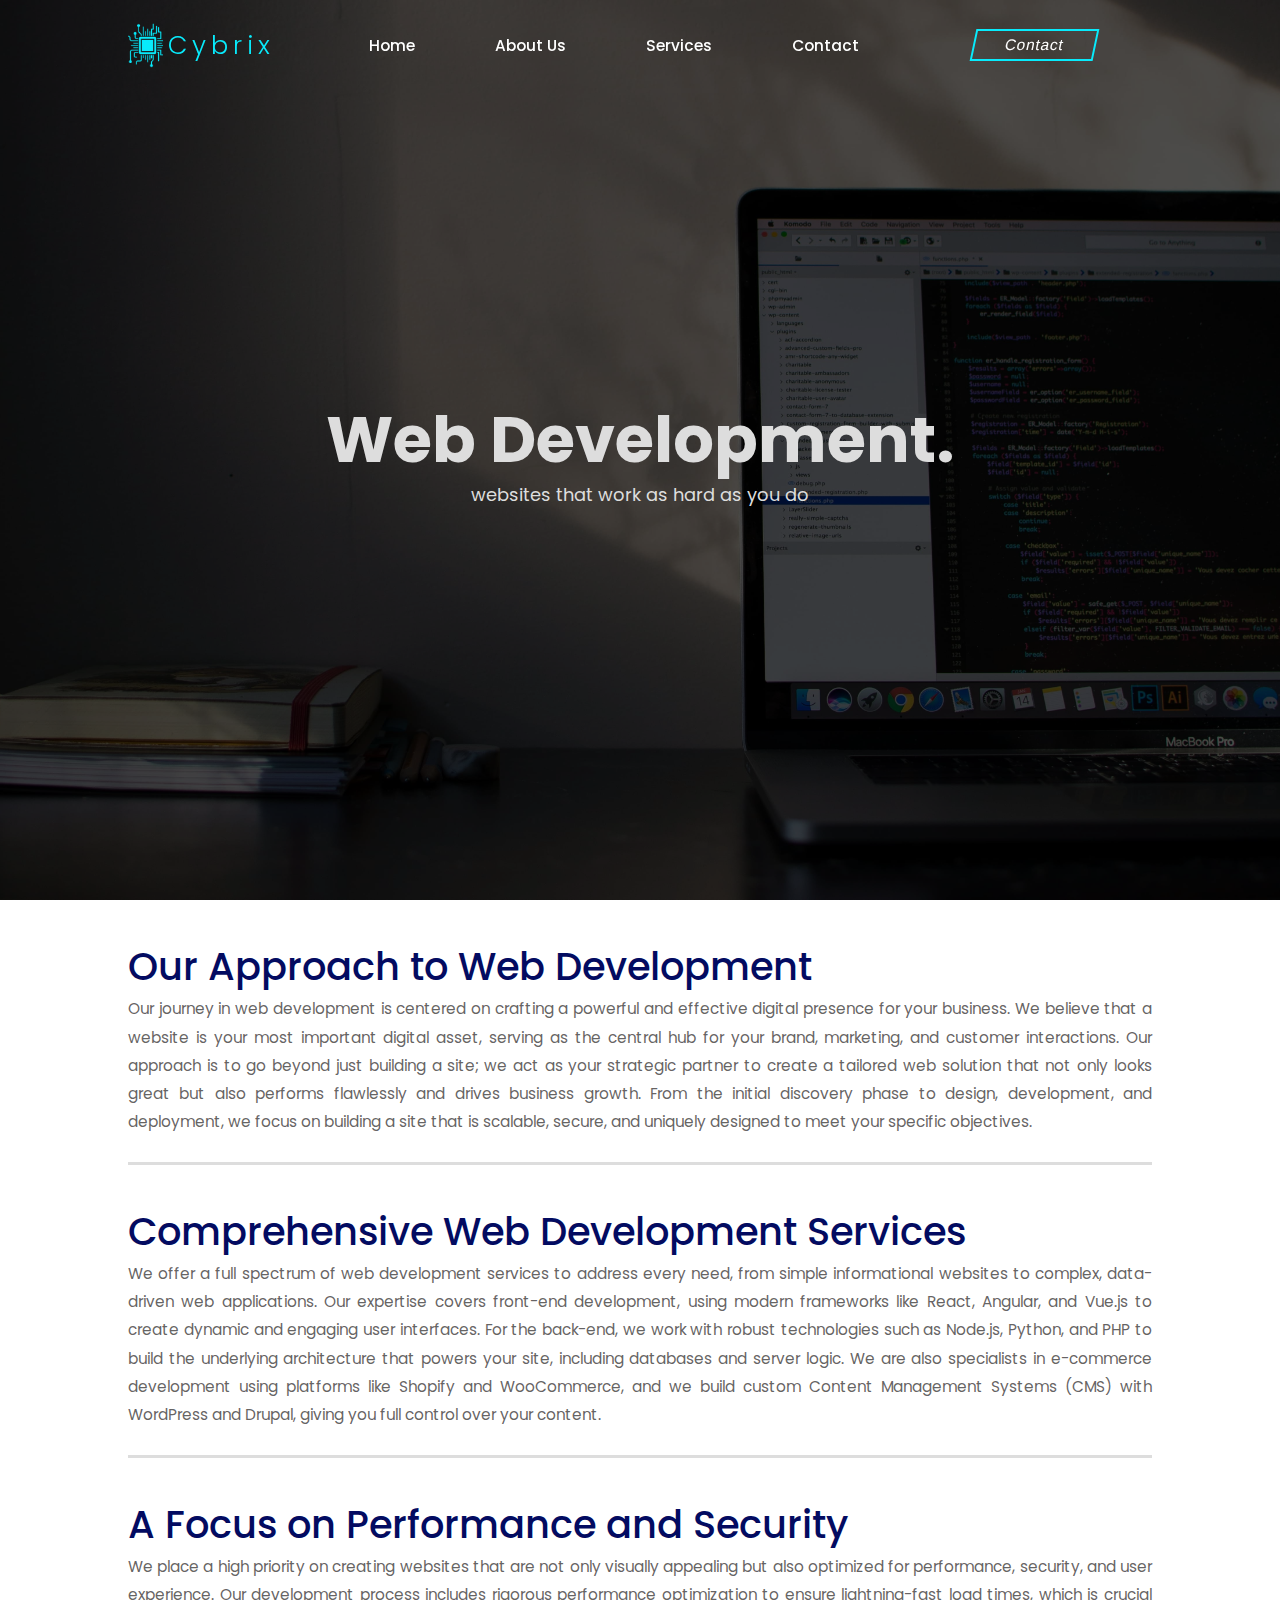
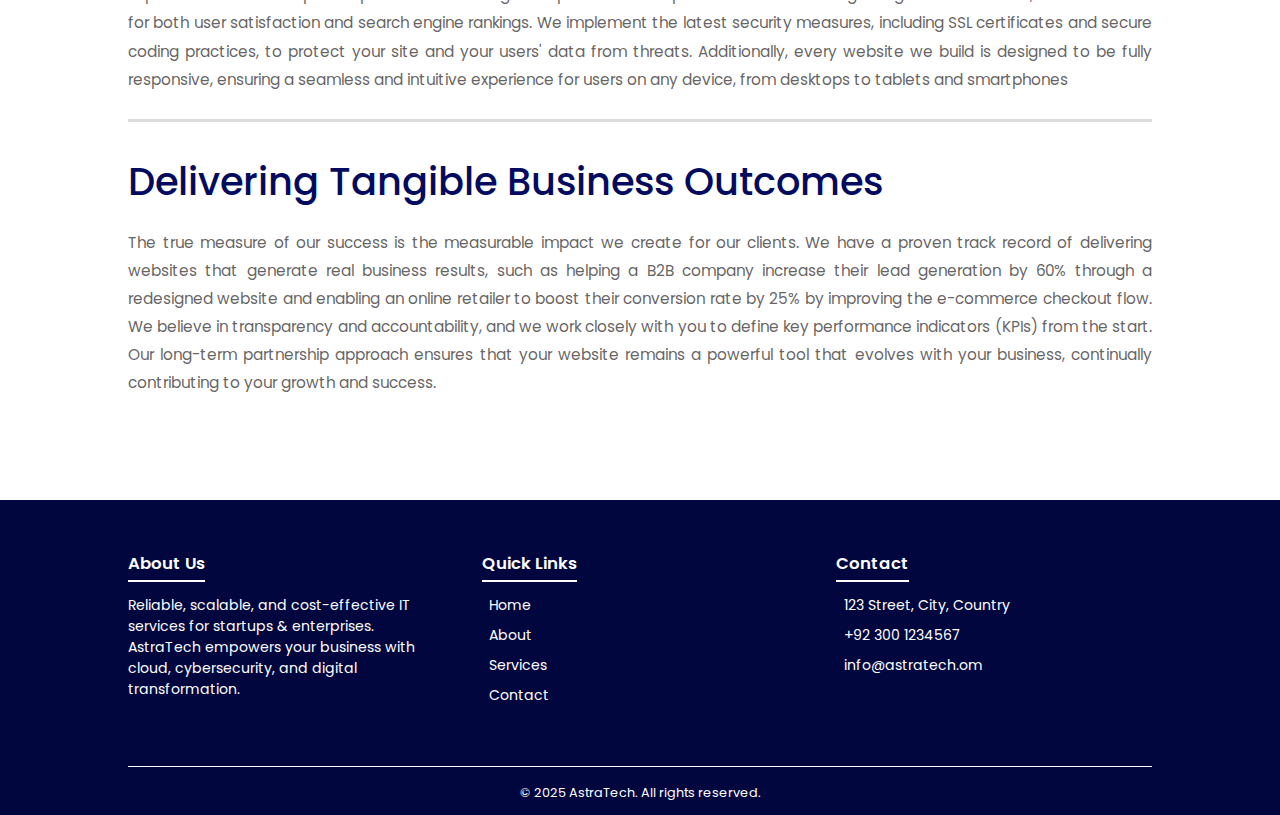
<file: pages/web-development.html>
<!DOCTYPE html>
<html lang="en">

<head>
    <meta charset="UTF-8">
    <meta name="viewport" content="width=device-width, initial-scale=1.0">
    <link rel="shortcut icon" href="/images/chip.png" type="image/x-icon">
    <title>Cybrax</title>
    <style>
        @import url('https://fonts.googleapis.com/css2?family=Poppins:ital,wght@0,100;0,200;0,300;0,400;0,500;0,600;0,700;0,800;0,900;1,100;1,200;1,300;1,400;1,500;1,600;1,700;1,800;1,900&display=swap');

        * {
            margin: 0;
            padding: 0;
            box-sizing: border-box;
        }

        html,
        body {
            height: 100%;
            width: 100%;
        }

        #hero {
            height: 100vh;
            width: 100%;
            position: relative;
        }

        nav.scrolled {
            background: rgba(0, 0, 0, 0.3);
            backdrop-filter: blur(10px);
        }

        #hero img {
            height: 100%;
            width: 100%;
            object-fit: cover;
            filter: brightness(0.3);
        }

        #hero .text {
            position: absolute;
            top: 50%;
            left: 50%;
            transform: translate(-50%, -50%);
            font-family: poppins, sans-serif;
            width: 100%;
            text-align: center;
        }

        .text h1 {
            font-size: 5vw;
            color: #ddd;
            width: 100%;
        }

        .text p {
            font-size: 1.4vw;
            text-align: center;
            color: #ddd;
            margin-top: -0.5vw;
        }

        .text1 p,
        .text2 p,
        .text3 p,
        .text4 p {
            font-size: 1.2vw;
            font-family: poppins, sans-serif;
            text-align: justify;
            line-height: 2.2vw;
            color: #575454e9;
        }

        .text1 h1,
        .text2 h1,
        .text3 h1,
        .text4 h1 {
            font-size: 3vw;
            font-family: poppins, sans-serif;
            font-weight: 500;
            text-align: left;
            color: #030b61;
        }

        .text1,
        .text2,
        .text3,
        .text4 {
            border-bottom: 3px solid #ddd;
            padding-bottom: 2vw;
            padding-top: 3vw;
            width: 80%;
            margin: auto;
        }

        .text4 {
            border: none;
            margin-bottom: 6vw;
        }

        .text4 h1 {
            line-height: 3.3vw;
            padding-bottom: 2vw;
        }

        @media (max-width:480px) {

            #hero {
                height: 100vh;
                width: 100%;
                position: relative;
            }

            nav.scrolled {
                background: rgba(0, 0, 0, 0.3);
                backdrop-filter: blur(10px);
            }

            #hero img {
                height: 100%;
                width: 100%;
                object-fit: cover;
                filter: brightness(0.3);
            }

            #hero .text {
                position: absolute;
                top: 50%;
                left: 50%;
                transform: translate(-50%, -50%);
                font-family: poppins, sans-serif;
                width: 100%;
                text-align: center;
            }

            .text h1 {
                font-size: 12vw;
                color: #ddd;
                width: 100%;
                line-height: 12.5vw;
            }

            .text p {
                font-size: 2.5vw;
                text-align: center;
                color: #ddd;
                margin-top: 1vw;
            }

            .text1 p,
            .text2 p,
            .text3 p,
            .text4 p {
                font-size: 4vw;
                font-family: poppins, sans-serif;
                text-align: justify;
                line-height: 7vw;
                color: #000;
                margin: 3vw 0vw;
                font-weight: 300;
            }

            .text1 h1,
            .text2 h1,
            .text3 h1,
            .text4 h1 {
                font-size: 9vw;
                font-family: poppins, sans-serif;
                font-weight: 700;
                text-align: left;
                color: #030b61;
                line-height: 9.7vw;
                /* white-space: nowrap; */
                width: 100%;
            }

            .text1,
            .text2,
            .text3,
            .text4 {
                border-bottom: 2px solid #ddd;
                padding-bottom: 2vw;
                padding-top: 3vw;
                width: 90%;
                margin: auto;
            }

            .text4 {
                border: none;
                margin-bottom: 6vw;
            }
        }

        @media (min-width: 768px) and (max-width:1025px) {

            #hero {
                height: 100vh;
                width: 100%;
                position: relative;
            }

            nav.scrolled {
                background: rgba(0, 0, 0, 0.3);
                backdrop-filter: blur(10px);
            }

            #hero img {
                height: 100%;
                width: 100%;
                object-fit: cover;
                filter: brightness(0.3);
            }

            #hero .text {
                position: absolute;
                top: 50%;
                left: 50%;
                transform: translate(-50%, -50%);
                font-family: poppins, sans-serif;
                width: 100%;
                text-align: center;
            }

            .text h1 {
                font-size: 12vw;
                color: #ddd;
                width: 100%;
                line-height: 12.5vw;
            }

            .text p {
                font-size: 2.5vw;
                text-align: center;
                color: #ddd;
                margin-top: 1vw;
            }

            .text1 p,
            .text2 p,
            .text3 p,
            .text4 p {
                font-size: 4vw;
                font-family: poppins, sans-serif;
                text-align: justify;
                line-height: 7vw;
                color: #000;
                margin: 3vw 0vw;
                font-weight: 300;
            }

            .text1 h1,
            .text2 h1,
            .text3 h1,
            .text4 h1 {
                font-size: 9vw;
                font-family: poppins, sans-serif;
                font-weight: 700;
                text-align: left;
                color: #030b61;
                line-height: 9.7vw;
                /* white-space: nowrap; */
                width: 100%;
            }

            .text1,
            .text2,
            .text3,
            .text4 {
                border-bottom: 2px solid #ddd;
                padding-bottom: 2vw;
                padding-top: 3vw;
                width: 90%;
                margin: auto;
            }

            .text4 {
                border: none;
                margin-bottom: 6vw;
            }
        }
    </style>
</head>
<nav id="nav"></nav>

<body>
    <section id="hero">
        <img src="/images/web.jpg" alt="">
        <div class="text">
            <h1>Web Development.</h1>
            <p>websites that work as hard as you do</p>
        </div>
    </section>

    <section id="main">
        <div class="text1">
            <h1>Our Approach to Web Development</h1>
            <p>Our journey in web development is centered on crafting a powerful and effective digital presence for your
                business. We believe that a website is your most important digital asset, serving as the central hub for
                your brand, marketing, and customer interactions. Our approach is to go beyond just building a site; we
                act as your strategic partner to create a tailored web solution that not only looks great but also
                performs flawlessly and drives business growth. From the initial discovery phase to design, development,
                and deployment, we focus on building a site that is scalable, secure, and uniquely designed to meet your
                specific objectives.
            </p>

        </div>
        <div class="text2">
            <h1>Comprehensive Web Development Services</h1>
            <p>We offer a full spectrum of web development services to address every need, from simple informational
                websites to complex, data-driven web applications. Our expertise covers front-end development, using
                modern frameworks like React, Angular, and Vue.js to create dynamic and engaging user interfaces. For
                the back-end, we work with robust technologies such as Node.js, Python, and PHP to build the underlying
                architecture that powers your site, including databases and server logic. We are also specialists in
                e-commerce development using platforms like Shopify and WooCommerce, and we build custom Content
                Management Systems (CMS) with WordPress and Drupal, giving you full control over your content.
            </p>
        </div>
        <div class="text3">
            <h1>A Focus on Performance and Security
            </h1>
            <p>We place a high priority on creating websites that are not only visually appealing but also optimized for
                performance, security, and user experience. Our development process includes rigorous performance
                optimization to ensure lightning-fast load times, which is crucial for both user satisfaction and search
                engine rankings. We implement the latest security measures, including SSL certificates and secure coding
                practices, to protect your site and your users' data from threats. Additionally, every website we build
                is designed to be fully responsive, ensuring a seamless and intuitive experience for users on any
                device, from desktops to tablets and smartphones</p>
        </div>

        <div class="text4">
            <h1>Delivering Tangible Business Outcomes</h1>
            <p>The true measure of our success is the measurable impact we create for our clients. We have a proven
                track record of delivering websites that generate real business results, such as helping a B2B company
                increase their lead generation by 60% through a redesigned website and enabling an online retailer to
                boost their conversion rate by 25% by improving the e-commerce checkout flow. We believe in transparency
                and accountability, and we work closely with you to define key performance indicators (KPIs) from the
                start. Our long-term partnership approach ensures that your website remains a powerful tool that evolves
                with your business, continually contributing to your growth and success.</p>
        </div>
    </section>
    <footer id="footer"></footer>
    <script>
        fetch('/components/nav.html')
            .then(res => res.text())
            .then(data => {
                document.querySelector("nav").innerHTML = data;

                // Ab JS ko initialize karo
                initNav();
            });

        // Function jo event listeners lagata hai
        function initNav() {
            const menu = document.querySelector('.mobile-res');
            const openBtn = document.querySelector('.right-btn button');
            const closeBtn = document.querySelector('.mobile-res .top i');

            if (openBtn && closeBtn && menu) {
                openBtn.addEventListener('click', () => {
                    menu.classList.add("show");
                    document.body.style.overflow = "hidden";
                });

                closeBtn.addEventListener('click', () => {
                    menu.classList.remove("show");
                    document.body.style.overflow = "";
                });
            }
        }

        fetch('/components/footer.html')
            .then(req => req.text())
            .then(data => {
                document.querySelector('#footer').innerHTML = data
            })

        window.addEventListener('scroll', () => {
            const nav = document.querySelector('nav')
            if (window.scrollY > window.innerHeight * 0.3) {
                nav.classList.add('scrolled')
            } else {
                nav.classList.remove('scrolled')
            }
        })
    </script>
</body>

</html>
</file>
